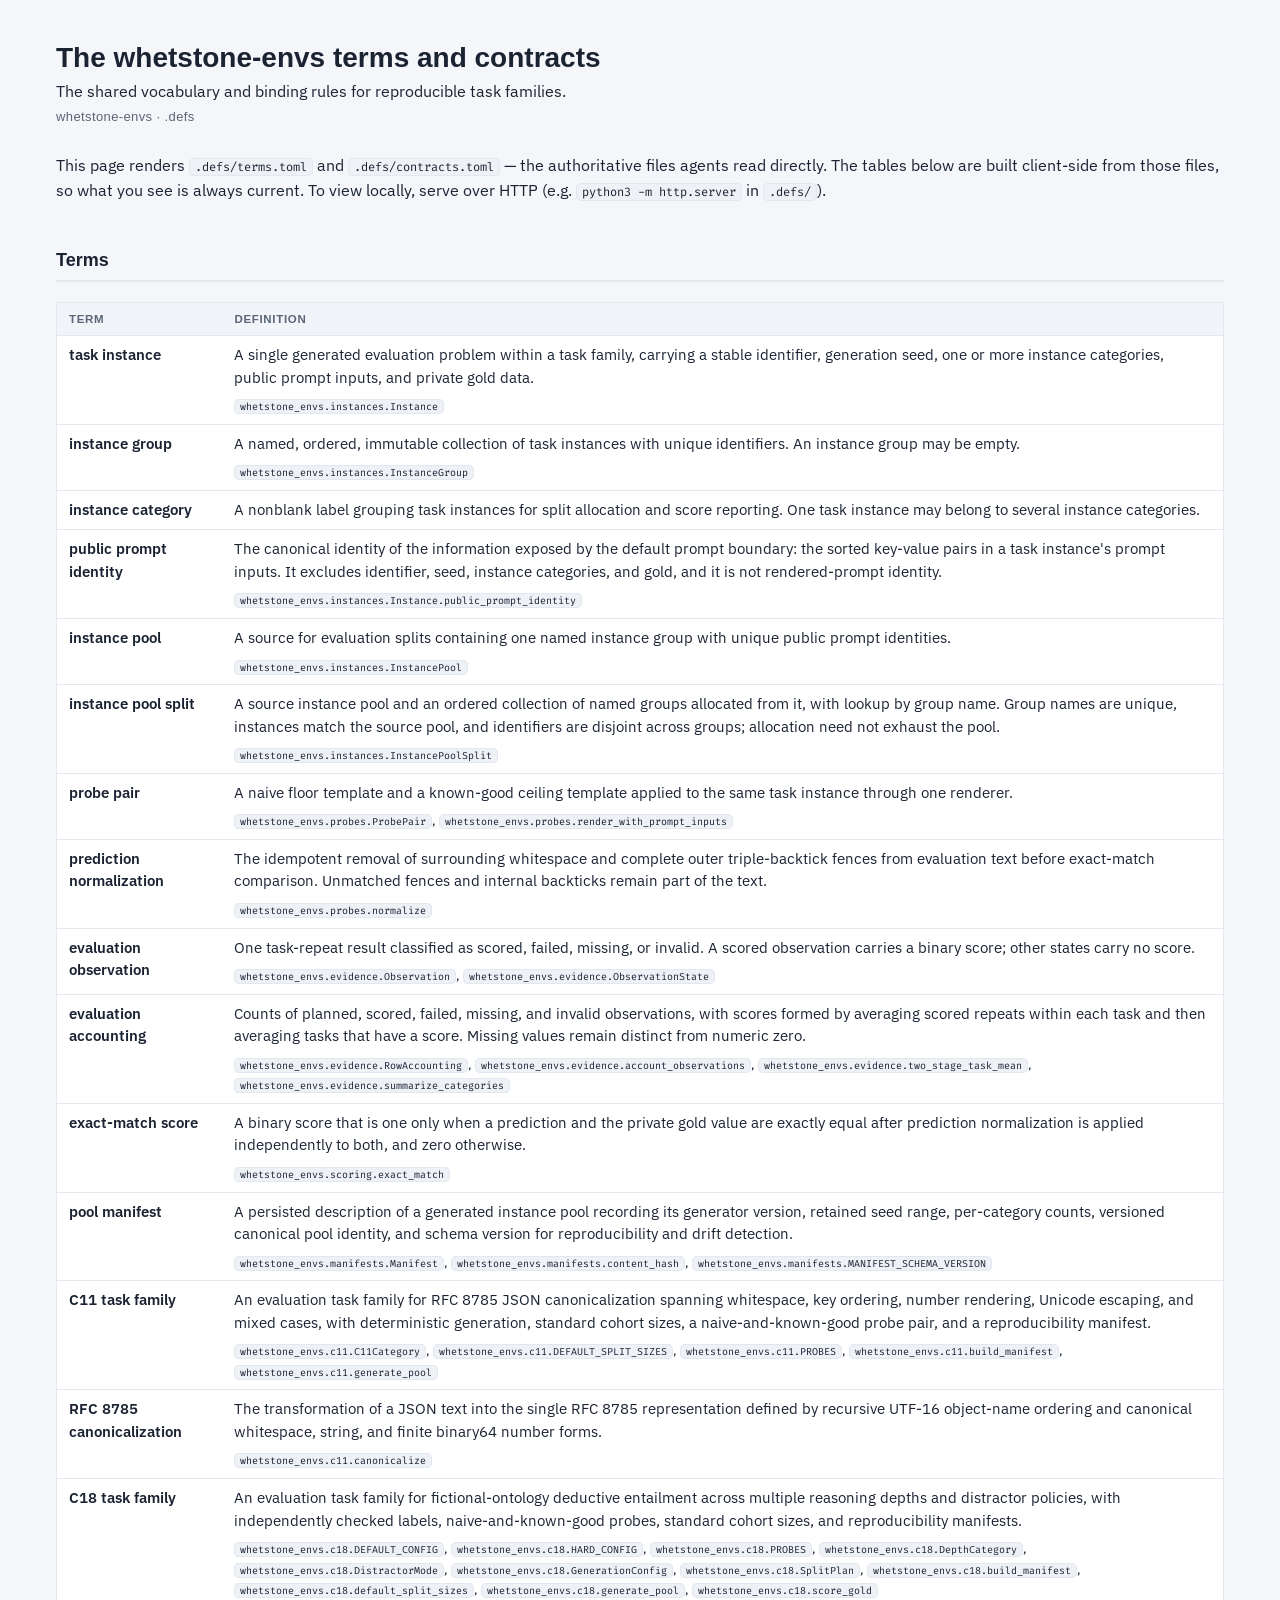
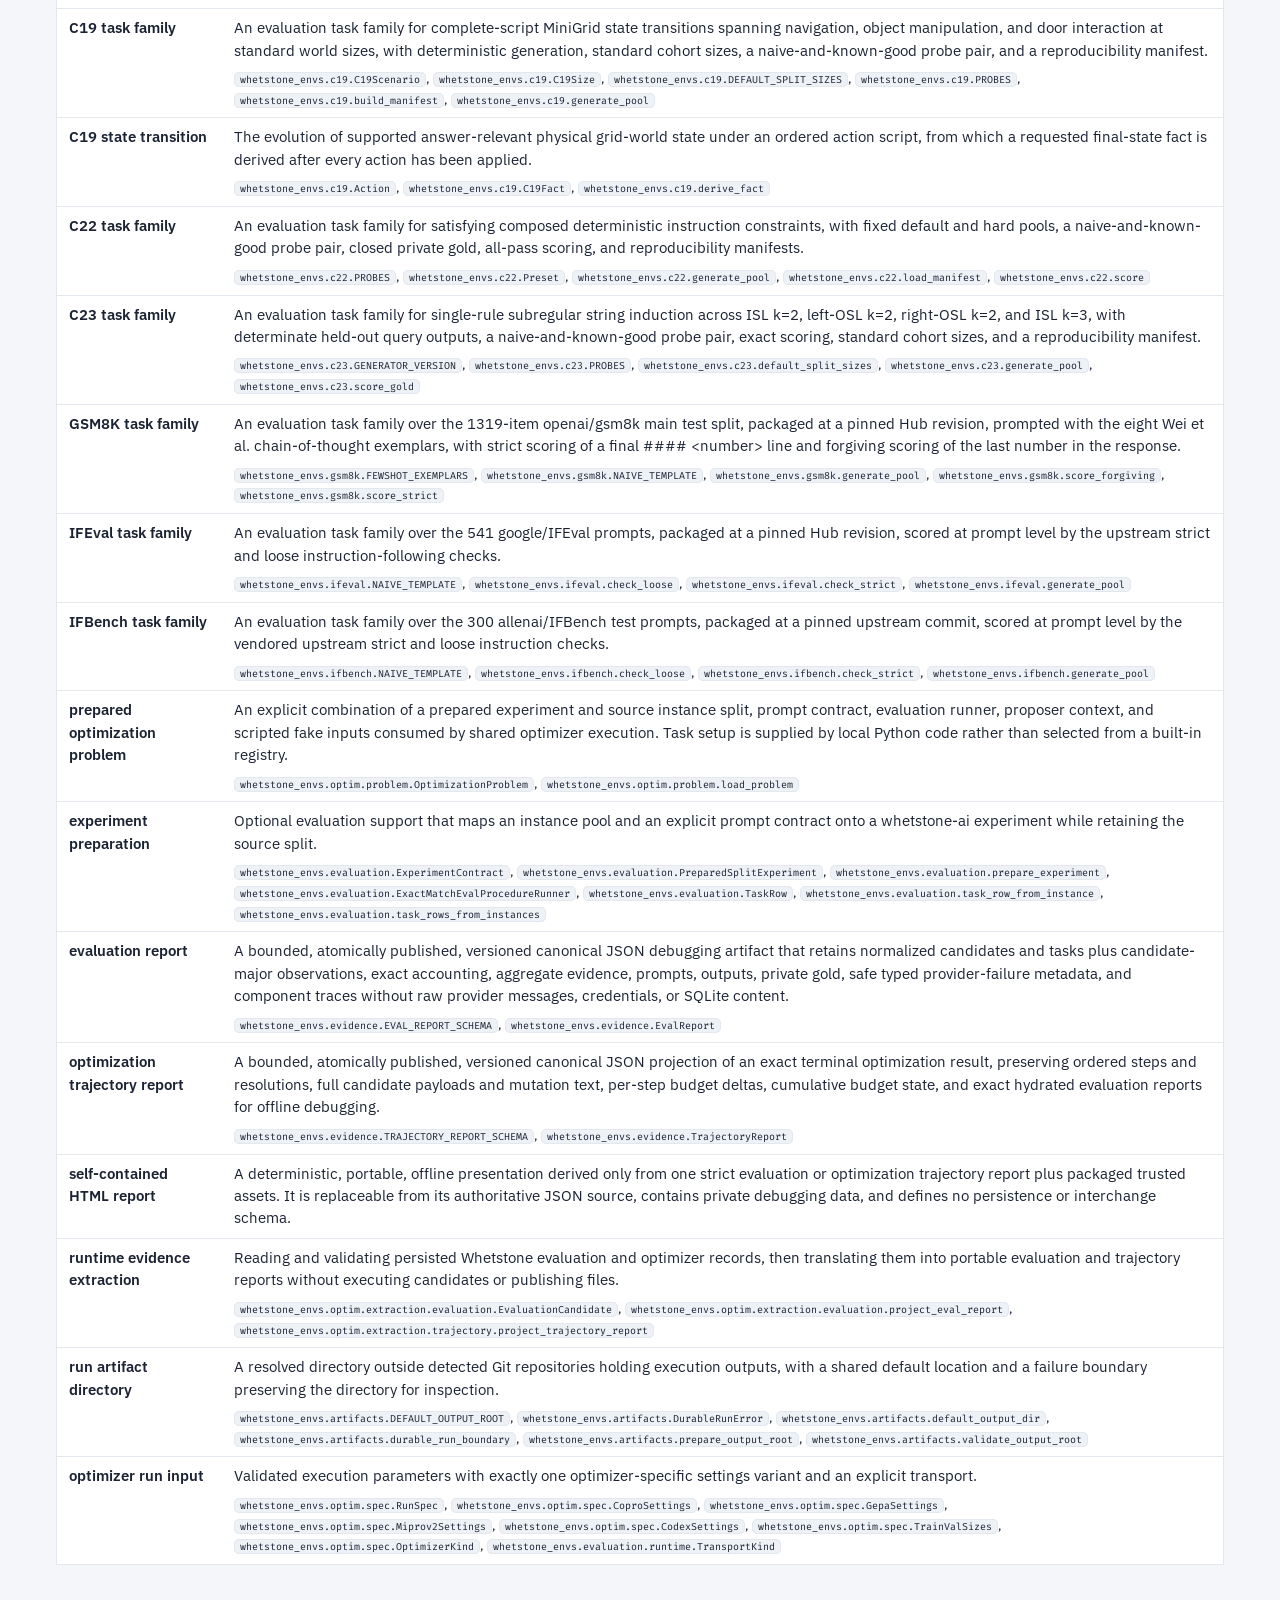
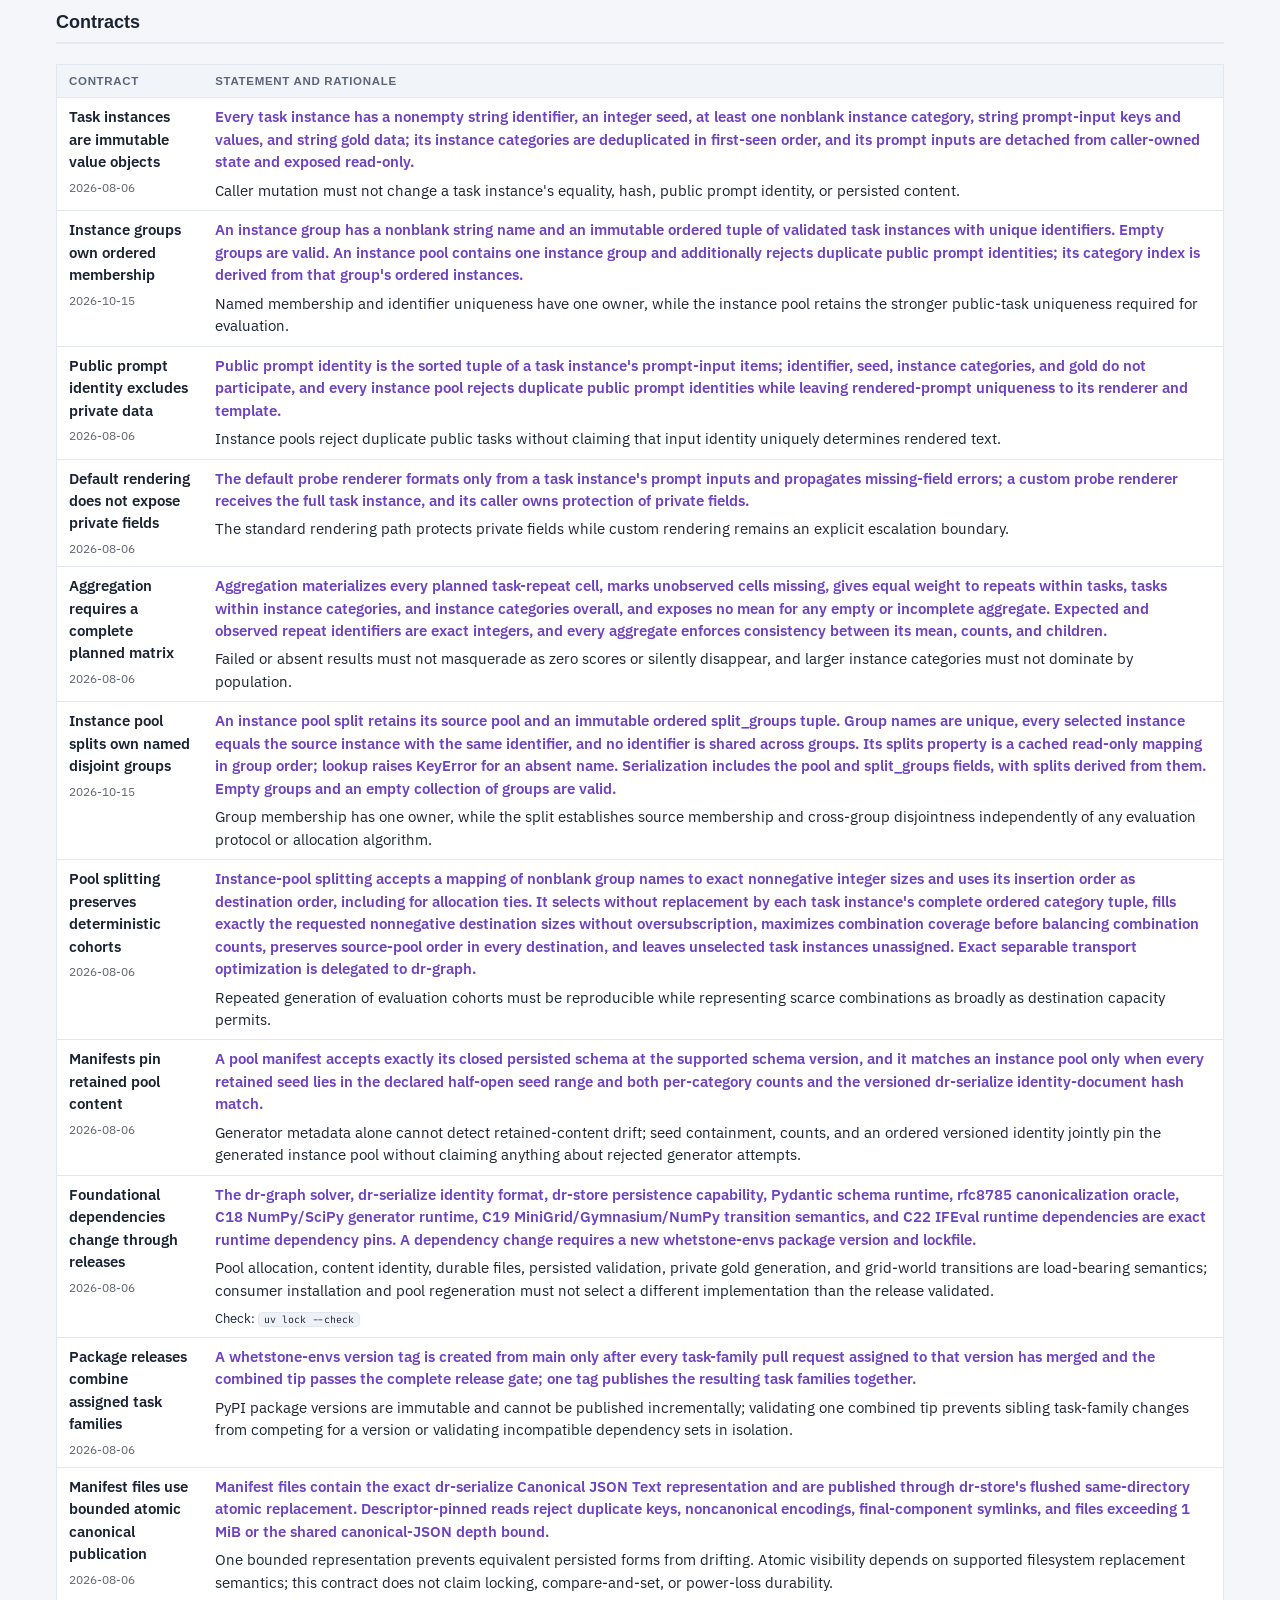
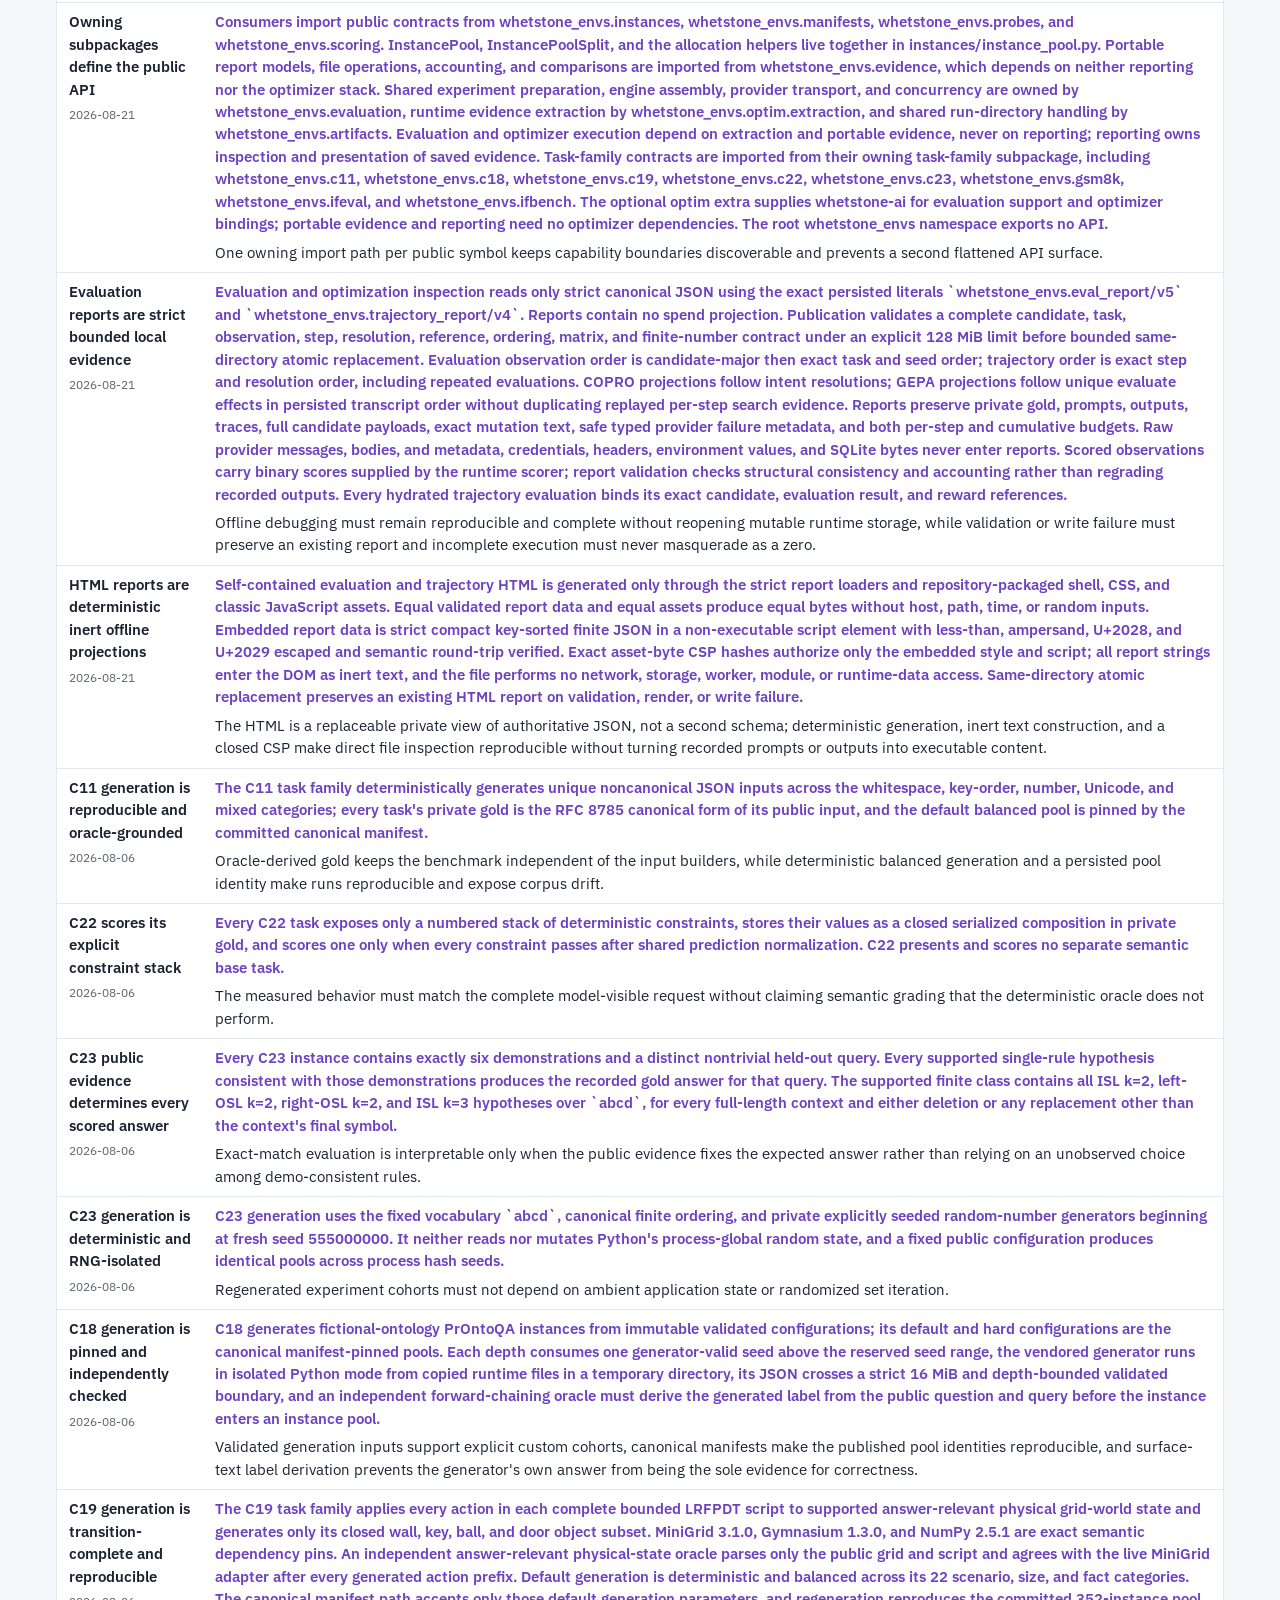
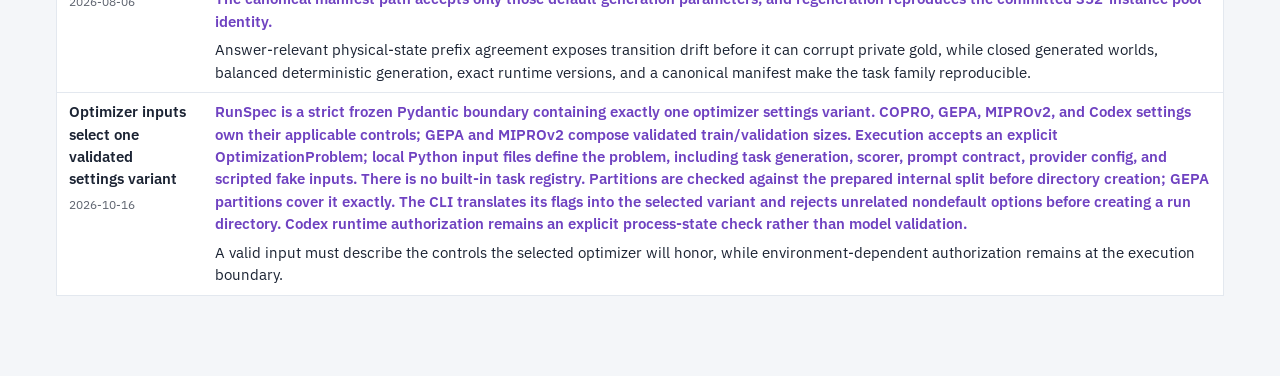
<file: .defs/index.html>
<!DOCTYPE html>
<html lang="en">
<head>
<meta charset="utf-8">
<meta name="viewport" content="width=device-width, initial-scale=1">
<link rel="icon" href="favicon.svg" type="image/svg+xml">
<link rel="stylesheet" href="doc.css">
<title>whetstone-envs · Terms and contracts</title>
<style>
  /* Page-local tokens. Purple (--anchor) = binding statements (.must);
     blue (--accent) = term links, matching doc.css link hue. */
  .term-name { font-weight: 600; }
  dfn.term-name { font-style: normal; }
  .must { color: var(--anchor); font-weight: 600; margin: 0 0 6px; }
  .defs-rationale { margin: 0; }
  .defs-check { margin: 6px 0 0; font-size: 0.92em; }
  .defs-symbols { margin-top: 6px; font-size: 0.92em; }
  .defs-date { margin-top: 4px; font-size: 0.85em; opacity: 0.7; }
  .defs-error { color: #b00020; }
</style>
</head>
<body>
<main class="wide">

<h1>The whetstone-envs terms and contracts</h1>
<p class="dek">The shared vocabulary and binding rules for reproducible task families.</p>
<div class="byline">whetstone-envs · .defs</div>

<p>This page renders <code>.defs/terms.toml</code> and <code>.defs/contracts.toml</code> — the
authoritative files agents read directly. The tables below are built client-side from those
files, so what you see is always current. To view locally, serve over HTTP
(e.g. <code>python3 -m http.server</code> in <code>.defs/</code>).</p>

<div class="section-head" id="terms"><h2>Terms</h2></div>

<div class="table-wrap">
<table>
  <thead><tr><th>Term</th><th>Definition</th></tr></thead>
  <tbody data-defs-file="terms.toml" data-defs-kind="terms"></tbody>
</table>
</div>

<div class="section-head" id="contracts"><h2>Contracts</h2></div>

<div class="table-wrap">
<table>
  <thead><tr><th>Contract</th><th>Statement and rationale</th></tr></thead>
  <tbody data-defs-file="contracts.toml" data-defs-kind="contracts"></tbody>
</table>
</div>

<script type="module" src="defs-render.js"></script>
</main>
</body>
</html>
</file>
<file: .defs/doc.css>
@import url("https://fonts.googleapis.com/css2?family=Fira+Code:wght@400;600&family=IBM+Plex+Sans:wght@400;600;700&display=swap");

/* ── v2 vocabulary (see SKILL.md §6, references/rules.md) ──────────────────
   Hue bindings — one hue = one meaning:
     --accent #1866b4  links + navigation ONLY
     --anchor #6f42c1  semantic scan anchors (.key) + callouts — never a link
     green / amber / red  status encodings only, keyed where used
   Weights: 700 headings · 600 labels/th/inline emphasis · 400 body.
   Type scale: 28 title · 18 section · 16.5 card head · 16 body ·
               14.5 secondary · 13 quiet.                                   */

:root {
  --bg: #f4f6f9;
  --surface: #fff;
  --ink: #1b2333;
  --muted: #5b6577;
  --line: #e3e8ef;
  --accent: #1866b4;
  --accent-soft: #e9f2fb;
  --anchor: #6f42c1;
  --anchor-soft: #f4eefb;
  --green: #2b8a3e;
  --green-soft: #e8f5ec;
  --amber: #9a6700;
  --amber-soft: #fff6e0;
  --red: #c0392b;
  --red-soft: #fdeceb;
  --code-bg: #f8f9fc;
  --font-prose: "IBM Plex Sans", "Helvetica Neue", sans-serif;
  --font-mono: "Fira Code", ui-monospace, SFMono-Regular, Menlo, Consolas, monospace;
  --font-system: -apple-system, BlinkMacSystemFont, "Segoe UI", Roboto, Helvetica, Arial, sans-serif;
}

* { box-sizing: border-box; }
html { scroll-behavior: smooth; }
body {
  margin: 0;
  background: var(--bg);
  color: var(--ink);
  font: 16px/1.55 var(--font-prose);
}
main { max-width: 2200px; margin: 0 auto; padding: 40px 56px 80px; }
main.wide { max-width: none; }  /* ultrawide multi-panel docs; page-level horizontal scroll is fine */
h1 { margin: 0 0 4px; font: 700 28px/1.25 var(--font-system); }
h2 { margin: 0; color: var(--ink); font-family: var(--font-system); }
h3 { margin: 0 0 8px; color: var(--ink); font: 700 16.5px/1.3 var(--font-system); }
p { margin: 0 0 12px; }
a { color: var(--accent); }
.dek { margin: 2px 0 4px; font: 400 16px/1.5 var(--font-prose); }        /* ≤15 words, no box */
.byline { margin: 0 0 26px; color: var(--muted); font: 400 13px/1.55 var(--font-system); letter-spacing: .03em; }
.key { color: var(--anchor); }                                            /* scan anchor ≠ link */
.aside, .small { display: block; margin: 2px 0 12px; color: var(--muted); font-size: 13px; }
.card .id, nav.toc .g { font-family: var(--font-system); }

/* Question-first section heads: the h2 IS the reader's question (sentence case);
   the optional .tag is the demoted category label. */
.section-head,
.layer-head {
  display: flex;
  align-items: baseline;
  gap: 14px;
  margin: 46px 0 20px;
  padding-bottom: 8px;
  border-bottom: 2px solid var(--line);
}
.section-head h2,
.layer-head h2 { font: 700 18px/1.3 var(--font-system); }
.section-head .tag,
.layer-head .tag { color: var(--muted); font: 600 11px/1.7 var(--font-mono); text-transform: uppercase; letter-spacing: .05em; }
.layer-head .n { color: var(--accent); font-size: 26px; font-weight: 700; }

/* Opt-in summary box — BELOW the first substantive content, one short
   paragraph, only when it changes the reader's next action. No accent bar:
   it must not become a second hero. */
.summary { margin: 18px 0; padding: 14px 18px; border: 1px solid var(--line); border-radius: 10px; background: var(--surface); font-size: 15px; }

.grid-2, .grid-3, .grid-4,
.cols2, .cols3, .cols4,
.l1, .l2, .l3 { display: grid; gap: 18px; }
.grid-2, .cols2, .l3 { grid-template-columns: repeat(2, minmax(0, 1fr)); }
.grid-3, .cols3, .l2 { grid-template-columns: repeat(3, minmax(0, 1fr)); }
.grid-4, .cols4, .l1 { grid-template-columns: repeat(4, minmax(0, 1fr)); }
.full { grid-column: 1 / -1; }

/* ── Parallel panels (ultrawide layout system, references/layout.md) ──────
   Side-by-side documents-in-miniature for cross-referenceable sections —
   NOT snaking columns. Single-column stack (DOM order) below 1600px.
   Sticky panel heads keep each panel's question in view while scrolling. */
.panels { display: grid; grid-template-columns: 1fr; gap: 32px; align-items: start; margin: 18px 0; }
.panels > .panel { min-width: 0; }
.panel > .section-head { position: sticky; top: 0; z-index: 2; margin-top: 0; padding-top: 8px; background: var(--bg); }
@media (min-width: 1600px) {
  .panels.p2 { grid-template-columns: repeat(2, minmax(520px, 1fr)); }
  .panels.p3 { grid-template-columns: repeat(3, minmax(460px, 1fr)); }
  .panels.p4 { grid-template-columns: repeat(4, minmax(420px, 1fr)); }
  /* Named slots: pin visual order independent of DOM order (DOM order = reading/fallback order). */
  .panels.p2 { grid-template-areas: "a b"; }
  .panels.p3 { grid-template-areas: "a b c"; }
  .panels.p4 { grid-template-areas: "a b c d"; }
  .panels.slotted > .panel.a { grid-area: a; }
  .panels.slotted > .panel.b { grid-area: b; }
  .panels.slotted > .panel.c { grid-area: c; }
  .panels.slotted > .panel.d { grid-area: d; }
  .panels:not(.slotted) > .panel.span2 { grid-column: span 2; }
}

.card {
  padding: 18px 22px;
  border: 1px solid var(--line);
  border-radius: 12px;
  background: var(--surface);
}
.card .decision { margin-bottom: 6px; font: 700 16.5px/1.4 var(--font-system); }
.card .why { color: var(--muted); font-size: 13px; }
.card ul { margin: 6px 0 0; padding-left: 18px; color: var(--muted); font-size: 14.5px; }
.card li { margin-bottom: 6px; }
.card li::marker { color: var(--accent); font-weight: 700; }
.card b, .card strong { color: var(--ink); }

.diagram,
figure.panel {
  margin-top: 18px;
  padding: 24px 28px;
  border: 1px solid var(--line);
  border-radius: 12px;
  background: var(--surface);
}
.drow, .flow { display: flex; align-items: stretch; gap: 10px; }
.dnode, .flow .node {
  flex: 1;
  padding: 10px 14px;
  border: 1.5px solid #9aa7bd;
  border-radius: 10px;
  background: #fbfcfe;
  text-align: center;
}
.dnode small, .flow .node small { display: block; margin-top: 3px; color: var(--muted); font-size: 13px; }
.dnode.ext, .flow .node.ext { border-style: dashed; }
.dnode.hot, .flow .node.hot { border-color: var(--green); background: var(--green-soft); }
.dnode.warn, .flow .node.warn { border-color: var(--amber); background: var(--amber-soft); }
.dnode.bad, .flow .node.bad { border-color: var(--red); background: var(--red-soft); }
.darr, .flow .arr { display: flex; align-items: center; color: #8b96a9; font-size: 20px; }
.dcaption, figcaption { margin-top: 10px; color: var(--muted); font-size: 13px; }

table { width: 100%; border: 1px solid var(--line); border-collapse: collapse; background: var(--surface); font-size: 14.5px; }
th, td { padding: 8px 12px; border-bottom: 1px solid var(--line); text-align: left; vertical-align: top; }
th { background: #f1f4f9; color: var(--muted); font: 600 11.5px/1.4 var(--font-system); letter-spacing: .06em; text-transform: uppercase; }
tr:last-child td { border-bottom: 0; }

code {
  padding: 0 5px;
  border: 1px solid var(--line);
  border-radius: 5px;
  background: #eef1f6;
  font: 75%/1.55 var(--font-mono);
}
.codeblock { margin: 14px 0; overflow: hidden; border: 1px solid var(--line); border-radius: 10px; background: var(--surface); }
.codeblock .cb-head { display: flex; justify-content: space-between; gap: 10px; padding: 7px 14px; border-bottom: 1px solid var(--line); background: #f1f4f9; color: var(--muted); font: 12px/1.4 var(--font-system); }
.codeblock pre { margin: 0; padding: 14px 16px; overflow-x: auto; background: var(--code-bg); font-family: var(--font-mono); }
.codeblock pre code { padding: 0; border: 0; background: transparent; font-size: 75%; line-height: 1.55; }
.chipcloud .adapter { font: 75%/1.55 var(--font-mono); }

/* One callout variant. It carries the anchor hue (a boxed key point is scan-
   anchor material); status colors belong to keyed chips/cards, not callouts. */
.callout { margin: 14px 0; padding: 12px 18px; border-left: 4px solid var(--anchor); border-radius: 0 8px 8px 0; background: var(--anchor-soft); font-size: 14.5px; }

/* Colophon: ALL process metadata (sources, provenance, ids, honest scope
   notes). Reader-relevant honesty stays in context above, in plain language. */

body.with-toc { display: grid; grid-template-columns: 270px minmax(0, 1fr); }
nav.toc { position: sticky; top: 0; height: 100vh; overflow-y: auto; padding: 28px 20px; border-right: 1px solid var(--line); background: var(--surface); font-size: 14.5px; }
nav.toc .brand { margin-bottom: 12px; font-size: 15px; font-weight: 700; }
nav.toc .brand { font-family: var(--font-system); }
nav.toc a { display: block; margin-bottom: 2px; padding: 6px 10px; border-radius: 7px; color: var(--ink); text-decoration: none; }
nav.toc a:hover { background: var(--accent-soft); color: var(--accent); }

@media (max-width: 1500px) {
  .grid-3, .grid-4, .cols3, .cols4, .l1, .l2 { grid-template-columns: repeat(2, minmax(0, 1fr)); }
}
@media (max-width: 900px) {
  body.with-toc { display: block; }
  nav.toc { display: none; }
  main { padding: 24px; }
  .grid-2, .grid-3, .grid-4, .cols2, .cols3, .cols4, .l1, .l2, .l3 { grid-template-columns: 1fr; }
  .drow, .flow { flex-direction: column; }
}
</file>
